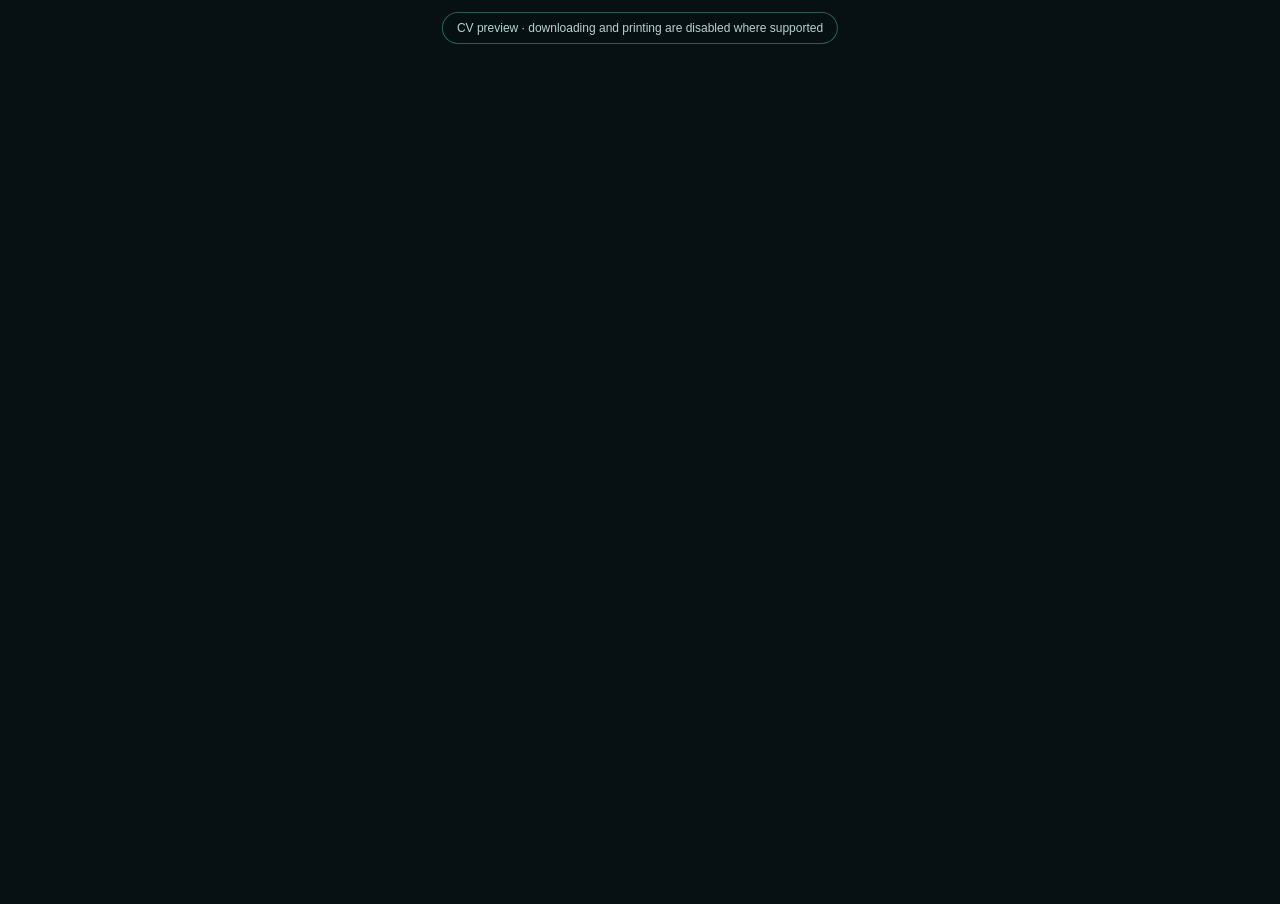
<file: cv-viewer.html>
<!DOCTYPE html>
<html lang="en">
<head>
  <meta charset="UTF-8" />
  <meta name="viewport" content="width=device-width, initial-scale=1.0" />
  <meta name="robots" content="noindex, nofollow" />
  <title>Christian Dave E. Pombo - CV</title>
  <style>
    :root { color-scheme: dark; }
    * { box-sizing: border-box; }
    html, body { width: 100%; height: 100%; margin: 0; overflow: hidden; background: #071114; }
    .viewer { position: relative; width: 100%; height: 100%; }
    .viewer iframe { width: 100%; height: 100%; border: 0; }
    .viewer-note { position: fixed; z-index: 2; top: 12px; left: 50%; padding: 8px 14px; border: 1px solid rgba(97, 245, 210, .35); border-radius: 999px; color: #b7d4d1; background: rgba(7, 17, 20, .88); font: 12px Arial, sans-serif; transform: translateX(-50%); }
    @media print { body { display: none !important; } }
  </style>
</head>
<body>
  <div class="viewer">
    <div class="viewer-note">CV preview · downloading and printing are disabled where supported</div>
    <iframe src="cv.pdf#toolbar=0&navpanes=0&scrollbar=0&view=FitH" title="CV preview"></iframe>
  </div>
  <script>
    document.addEventListener("contextmenu", (event) => event.preventDefault());
    document.addEventListener("dragstart", (event) => event.preventDefault());
    document.addEventListener("keydown", (event) => {
      if ((event.ctrlKey || event.metaKey) && ["s", "p", "u"].includes(event.key.toLowerCase())) {
        event.preventDefault();
      }
    });
  </script>
</body>
</html>
</file>
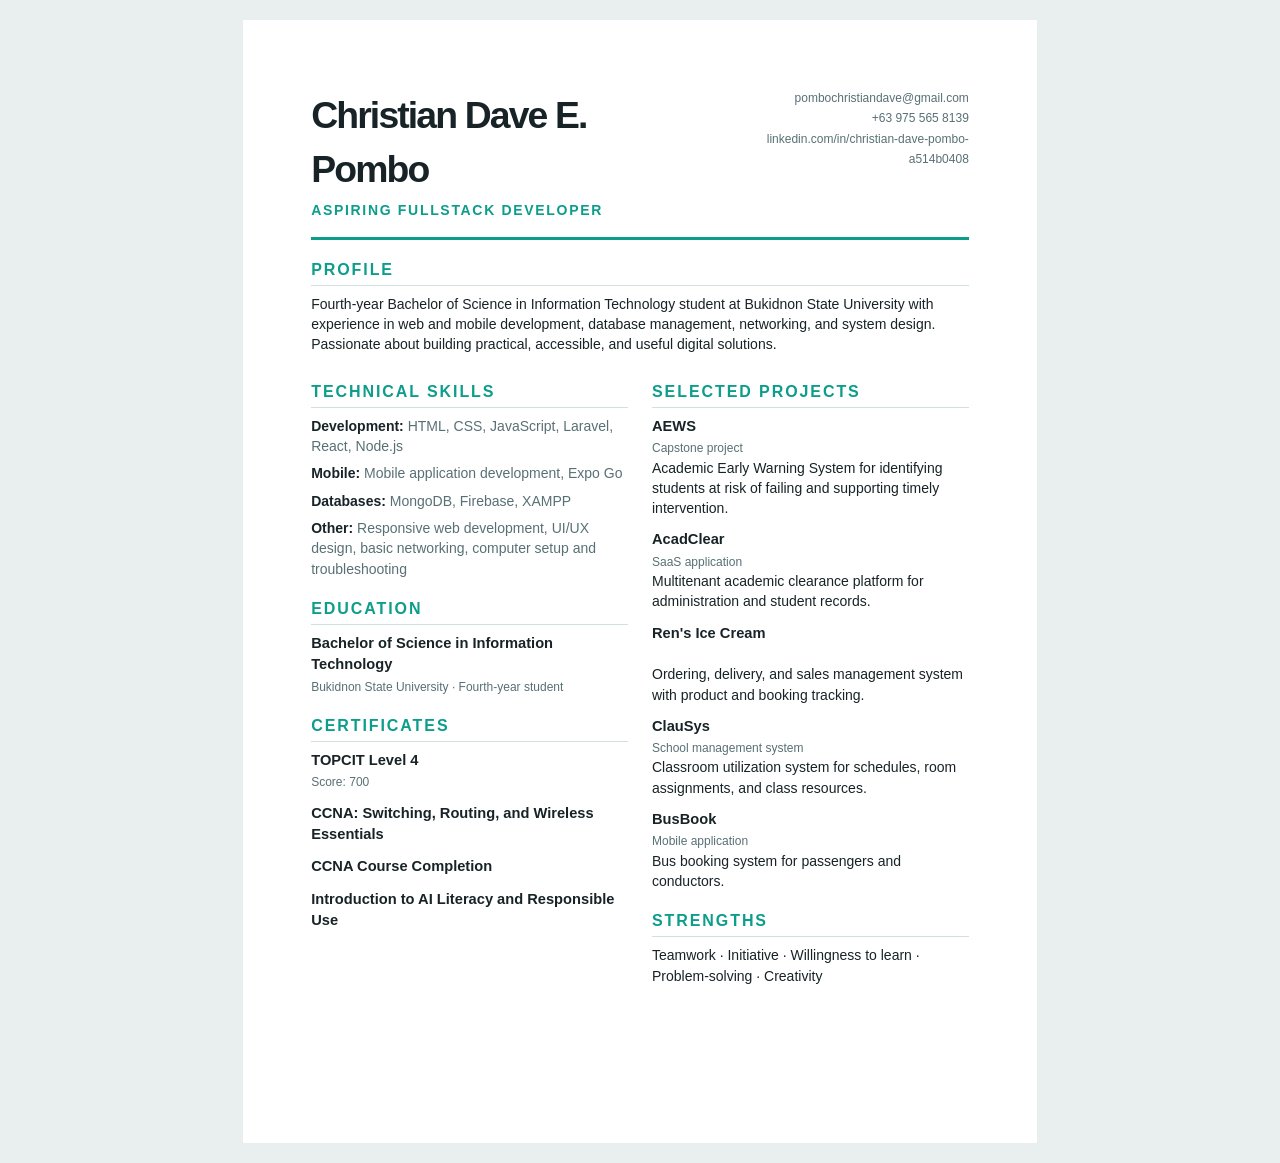
<file: cv.html>
<!DOCTYPE html>
<html lang="en">
<head>
  <meta charset="UTF-8" />
  <meta name="viewport" content="width=device-width, initial-scale=1.0" />
  <title>Christian Dave E. Pombo - CV</title>
  <style>
    @page { size: A4; margin: 0; }
    :root { --ink: #172326; --muted: #587074; --accent: #0c9d8b; --line: #cfe0df; }
    * { box-sizing: border-box; }
    body { margin: 0; color: var(--ink); background: #e8efee; font-family: Arial, sans-serif; font-size: 10.5pt; line-height: 1.45; }
    .page { width: 210mm; min-height: 297mm; margin: 20px auto; padding: 18mm 18mm 14mm; background: #fff; }
    header { display: flex; justify-content: space-between; gap: 20px; padding-bottom: 16px; border-bottom: 3px solid var(--accent); }
    h1 { margin: 0 0 4px; font-size: 28pt; letter-spacing: -.05em; }
    .role { margin: 0; color: var(--accent); font-weight: 700; letter-spacing: .12em; text-transform: uppercase; }
    .contact { color: var(--muted); font-size: 9pt; line-height: 1.7; text-align: right; }
    h2 { margin: 18px 0 8px; padding-bottom: 4px; border-bottom: 1px solid var(--line); color: var(--accent); font-size: 12pt; letter-spacing: .12em; text-transform: uppercase; }
    p { margin: 0 0 7px; }
    .summary { margin-top: 16px; }
    .columns { display: grid; grid-template-columns: 1fr 1fr; gap: 24px; }
    .item { margin-bottom: 11px; }
    .item strong { display: block; font-size: 11pt; }
    .item span { color: var(--muted); font-size: 9pt; }
    ul { margin: 5px 0 0; padding-left: 18px; }
    li { margin-bottom: 3px; }
    .tags { color: var(--muted); }
    .tags strong { color: var(--ink); }
    @media print { body { background: #fff; } .page { margin: 0; } }
    @media screen and (max-width: 760px) { .page { width: auto; min-height: 0; margin: 0; padding: 28px 20px; } header, .columns { display: block; } .contact { margin-top: 12px; text-align: left; } }
  </style>
</head>
<body>
  <main class="page">
    <header>
      <div>
        <h1>Christian Dave E. Pombo</h1>
        <p class="role">Aspiring Fullstack Developer</p>
      </div>
      <div class="contact">
        pombochristiandave@gmail.com<br />
        +63 975 565 8139<br />
        linkedin.com/in/christian-dave-pombo-a514b0408
      </div>
    </header>

    <section class="summary">
      <h2>Profile</h2>
      <p>Fourth-year Bachelor of Science in Information Technology student at Bukidnon State University with experience in web and mobile development, database management, networking, and system design. Passionate about building practical, accessible, and useful digital solutions.</p>
    </section>

    <div class="columns">
      <div>
        <section>
          <h2>Technical Skills</h2>
          <p class="tags"><strong>Development:</strong> HTML, CSS, JavaScript, Laravel, React, Node.js</p>
          <p class="tags"><strong>Mobile:</strong> Mobile application development, Expo Go</p>
          <p class="tags"><strong>Databases:</strong> MongoDB, Firebase, XAMPP</p>
          <p class="tags"><strong>Other:</strong> Responsive web development, UI/UX design, basic networking, computer setup and troubleshooting</p>
        </section>
        <section>
          <h2>Education</h2>
          <div class="item"><strong>Bachelor of Science in Information Technology</strong><span>Bukidnon State University · Fourth-year student</span></div>
        </section>
        <section>
          <h2>Certificates</h2>
          <div class="item"><strong>TOPCIT Level 4</strong><span>Score: 700</span></div>
          <div class="item"><strong>CCNA: Switching, Routing, and Wireless Essentials</strong></div>
          <div class="item"><strong>CCNA Course Completion</strong></div>
          <div class="item"><strong>Introduction to AI Literacy and Responsible Use</strong></div>
        </section>
      </div>
      <div>
        <section>
          <h2>Selected Projects</h2>
          <div class="item"><strong>AEWS</strong><span>Capstone project</span><br />Academic Early Warning System for identifying students at risk of failing and supporting timely intervention.</div>
          <div class="item"><strong>AcadClear</strong><span>SaaS application</span><br />Multitenant academic clearance platform for administration and student records.</div>
          <div class="item"><strong>Ren's Ice Cream</strong><br />Ordering, delivery, and sales management system with product and booking tracking.</div>
          <div class="item"><strong>ClauSys</strong><span>School management system</span><br />Classroom utilization system for schedules, room assignments, and class resources.</div>
          <div class="item"><strong>BusBook</strong><span>Mobile application</span><br />Bus booking system for passengers and conductors.</div>
        </section>
        <section>
          <h2>Strengths</h2>
          <p>Teamwork · Initiative · Willingness to learn · Problem-solving · Creativity</p>
        </section>
      </div>
    </div>
  </main>
</body>
</html>
</file>
